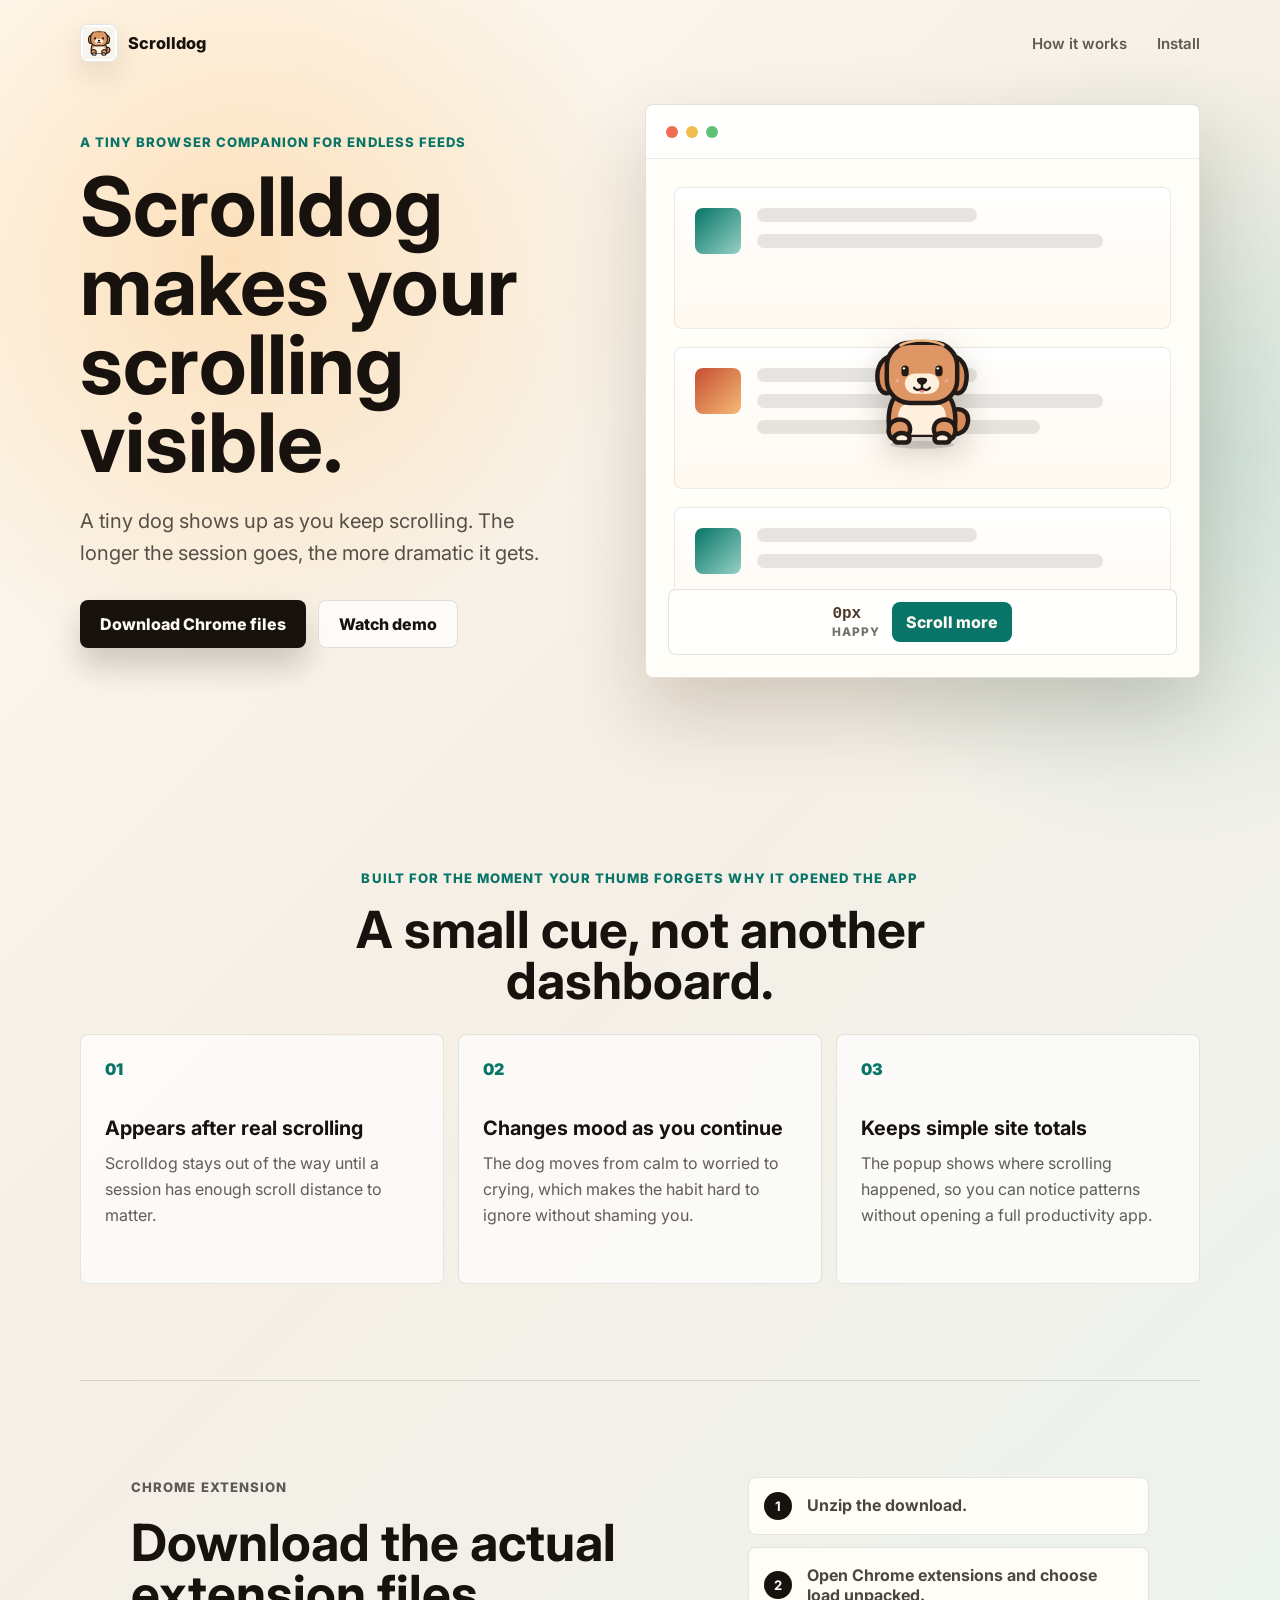
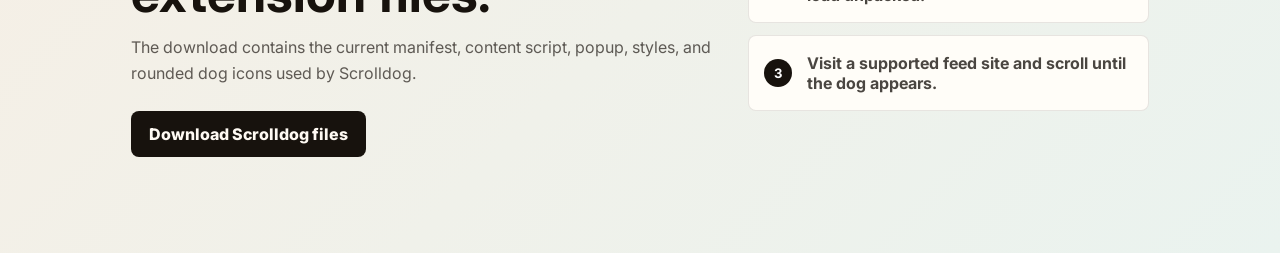
<file: index.html>
<!DOCTYPE html>
<html lang="en">
<head>
  <meta charset="utf-8">
  <meta name="viewport" content="width=device-width, initial-scale=1">
  <meta name="description" content="Scrolldog is a browser extension that turns endless scrolling into a visible habit cue.">
  <title>Scrolldog</title>
  <link rel="icon" href="icons/icon32.png" sizes="32x32">
  <link rel="preconnect" href="https://fonts.googleapis.com">
  <link rel="preconnect" href="https://fonts.gstatic.com" crossorigin>
  <link href="https://fonts.googleapis.com/css2?family=Inter:wght@400;500;600;700;800&display=swap" rel="stylesheet">
  <link rel="stylesheet" href="styles.css">
</head>
<body>
  <main>
    <section class="hero" aria-labelledby="heroTitle">
      <nav class="nav" aria-label="Primary">
        <a class="mark" href="#top" aria-label="Scrolldog home">
          <span class="markIcon" aria-hidden="true">
            <img src="icons/icon128.png" alt="">
          </span>
          <span>Scrolldog</span>
        </a>
        <div class="navLinks">
          <a href="#how">How it works</a>
          <a href="#install">Install</a>
        </div>
      </nav>

      <div class="heroGrid">
        <div class="heroCopy">
          <p class="eyebrow">A tiny browser companion for endless feeds</p>
          <h1 id="heroTitle">Scrolldog makes your scrolling visible.</h1>
          <p class="lede">A tiny dog shows up as you keep scrolling. The longer the session goes, the more dramatic it gets.</p>
          <div class="heroActions">
            <a class="primaryBtn" href="scrolldog.zip" download>Download Chrome files</a>
            <a class="secondaryBtn" href="#demo">Watch demo</a>
          </div>
        </div>

        <div class="productStage" id="demo" aria-label="Scrolldog product demo">
          <div class="browserMock">
            <div class="browserTop">
              <span></span>
              <span></span>
              <span></span>
            </div>
            <div class="feed">
              <article>
                <div class="avatar"></div>
                <div>
                  <p></p>
                  <p></p>
                </div>
              </article>
              <article>
                <div class="avatar small"></div>
                <div>
                  <p></p>
                  <p></p>
                  <p></p>
                </div>
              </article>
              <article>
                <div class="avatar"></div>
                <div>
                  <p></p>
                  <p></p>
                </div>
              </article>
            </div>
            <div class="scrollPanel">
              <div class="demoReadout">
                <span id="scrollNumber">0px</span>
                <span id="dogMood">happy</span>
              </div>
              <button class="demoBtn" id="scrollBtn" type="button">Scroll more</button>
            </div>
            <div class="dogWidget" id="dogWidget" role="img" aria-label="Scroll Dog is happy"></div>
          </div>
        </div>
      </div>
    </section>

    <section class="section how" id="how" aria-labelledby="howTitle">
      <div class="sectionHead">
        <p class="eyebrow">Built for the moment your thumb forgets why it opened the app</p>
        <h2 id="howTitle">A small cue, not another dashboard.</h2>
      </div>
      <div class="featureGrid">
        <article>
          <span>01</span>
          <h3>Appears after real scrolling</h3>
          <p>Scrolldog stays out of the way until a session has enough scroll distance to matter.</p>
        </article>
        <article>
          <span>02</span>
          <h3>Changes mood as you continue</h3>
          <p>The dog moves from calm to worried to crying, which makes the habit hard to ignore without shaming you.</p>
        </article>
        <article>
          <span>03</span>
          <h3>Keeps simple site totals</h3>
          <p>The popup shows where scrolling happened, so you can notice patterns without opening a full productivity app.</p>
        </article>
      </div>
    </section>

    <section class="section install" id="install" aria-labelledby="installTitle">
      <div>
        <p class="eyebrow">Chrome extension</p>
        <h2 id="installTitle">Download the actual extension files.</h2>
        <p>The download contains the current manifest, content script, popup, styles, and rounded dog icons used by Scrolldog.</p>
        <a class="inlineDownload" href="scrolldog.zip" download>Download Scrolldog files</a>
      </div>
      <ol class="steps">
        <li>Unzip the download.</li>
        <li>Open Chrome extensions and choose load unpacked.</li>
        <li>Visit a supported feed site and scroll until the dog appears.</li>
      </ol>
    </section>
  </main>

  <script src="dog_art.js"></script>
  <script src="site.js"></script>
</body>
</html>
</file>
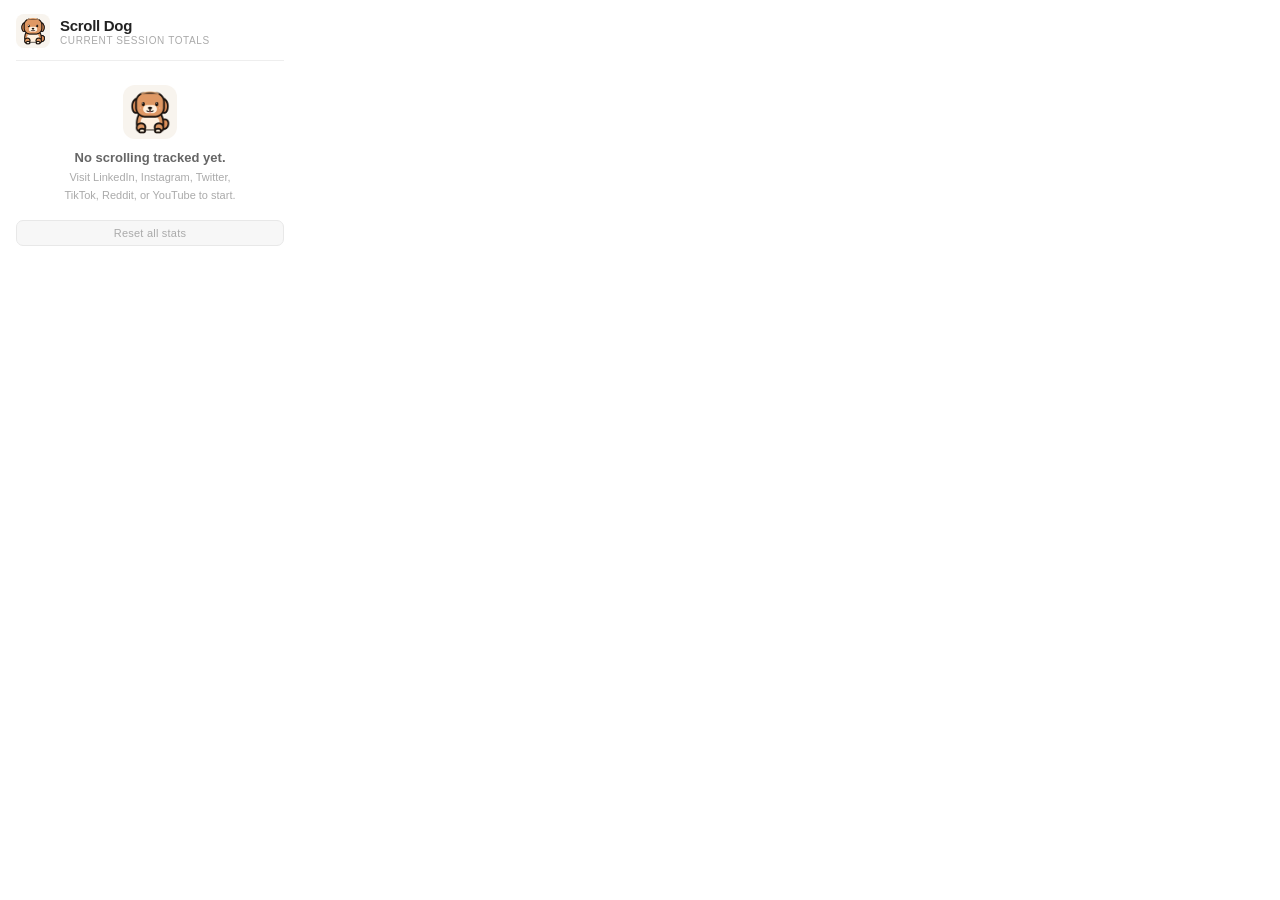
<file: popup.html>
<!DOCTYPE html>
<html lang="en">
<head>
  <meta charset="utf-8">
  <meta name="viewport" content="width=device-width, initial-scale=1">
  <title>Scroll Dog</title>
  <link rel="stylesheet" href="popup.css">
</head>
<body>
  <div class="popup">

    <div class="header">
      <img class="header-dog" src="icons/icon128.png" alt="">
      <div>
        <div class="title">Scroll Dog</div>
        <div class="subtitle">current session totals</div>
      </div>
    </div>

    <div id="stats" class="stats">
      <div class="loading">loading…</div>
    </div>

    <button id="reset-btn" class="reset-btn">Reset all stats</button>

  </div>
  <script src="popup.js"></script>
</body>
</html>
</file>
<file: styles.css>
:root {
  color: #17120d;
  background: #f8f4ed;
  font-family: Inter, ui-sans-serif, system-ui, sans-serif;
  font-size: 16px;
}

* {
  box-sizing: border-box;
}

html {
  scroll-behavior: smooth;
}

body {
  margin: 0;
  color: #17120d;
  background:
    radial-gradient(circle at 18% 14%, rgba(252, 197, 125, 0.45), transparent 26rem),
    radial-gradient(circle at 90% 24%, rgba(117, 190, 178, 0.34), transparent 25rem),
    linear-gradient(135deg, #fffaf1 0%, #f6efe5 44%, #eaf3ef 100%);
}

a {
  color: inherit;
  text-decoration: none;
}

button {
  font: inherit;
}

.hero {
  min-height: 86vh;
  padding: 24px clamp(18px, 4vw, 56px) 34px;
}

.nav {
  width: min(1120px, 100%);
  margin: 0 auto 42px;
  display: flex;
  align-items: center;
  justify-content: space-between;
  gap: 18px;
}

.mark {
  display: inline-flex;
  align-items: center;
  gap: 10px;
  font-weight: 800;
  font-size: 1.02rem;
  letter-spacing: 0;
}

.markIcon {
  width: 38px;
  height: 38px;
  display: grid;
  place-items: center;
  background: #fff;
  border: 1px solid rgba(23, 18, 13, 0.1);
  border-radius: 8px;
  box-shadow: 0 12px 28px rgba(72, 45, 20, 0.12);
}

.markIcon img {
  width: 32px;
  height: 32px;
  display: block;
}

.navLinks {
  display: flex;
  align-items: center;
  gap: clamp(14px, 3vw, 30px);
  color: rgba(23, 18, 13, 0.68);
  font-size: 0.94rem;
  font-weight: 600;
}

.heroGrid {
  width: min(1120px, 100%);
  margin: 0 auto;
  display: grid;
  grid-template-columns: minmax(0, 0.94fr) minmax(360px, 1.06fr);
  gap: clamp(32px, 6vw, 72px);
  align-items: center;
}

.heroCopy {
  max-width: 590px;
}

.eyebrow {
  margin: 0 0 18px;
  color: #087568;
  font-size: 0.82rem;
  font-weight: 800;
  letter-spacing: 0.08em;
  text-transform: uppercase;
}

h1,
h2,
h3,
p {
  margin-top: 0;
}

h1 {
  margin-bottom: 22px;
  font-size: clamp(3rem, 6.4vw, 5.4rem);
  line-height: 0.96;
  letter-spacing: 0;
  max-width: 820px;
}

.lede {
  max-width: 560px;
  margin-bottom: 30px;
  color: rgba(23, 18, 13, 0.72);
  font-size: clamp(1.08rem, 2vw, 1.26rem);
  line-height: 1.6;
}

.heroActions {
  display: flex;
  flex-wrap: wrap;
  gap: 12px;
}

.primaryBtn,
.secondaryBtn {
  min-height: 48px;
  display: inline-flex;
  align-items: center;
  justify-content: center;
  border-radius: 8px;
  padding: 0 20px;
  font-weight: 800;
  transition: transform 160ms ease, box-shadow 160ms ease, background 160ms ease;
}

.primaryBtn {
  color: #fffaf3;
  background: #17120d;
  box-shadow: 0 18px 32px rgba(23, 18, 13, 0.2);
}

.secondaryBtn {
  color: #17120d;
  background: rgba(255, 255, 255, 0.74);
  border: 1px solid rgba(23, 18, 13, 0.12);
}

.primaryBtn:hover,
.secondaryBtn:hover {
  transform: translateY(-2px);
}

.productStage {
  position: relative;
}

.browserMock {
  position: relative;
  overflow: hidden;
  min-height: 520px;
  border: 1px solid rgba(23, 18, 13, 0.12);
  border-radius: 8px;
  background: #fffdf8;
  box-shadow: 0 34px 80px rgba(58, 41, 22, 0.2);
}

.browserTop {
  height: 54px;
  display: flex;
  align-items: center;
  gap: 8px;
  padding: 0 20px;
  border-bottom: 1px solid rgba(23, 18, 13, 0.08);
  background: rgba(255, 255, 255, 0.86);
}

.browserTop span {
  width: 12px;
  height: 12px;
  border-radius: 50%;
  background: #f06d53;
}

.browserTop span:nth-child(2) {
  background: #efbd4d;
}

.browserTop span:nth-child(3) {
  background: #61c277;
}

.feed {
  display: grid;
  gap: 18px;
  padding: 28px;
  transform: translateY(0);
  transition: transform 460ms ease;
}

.feed article {
  min-height: 142px;
  display: grid;
  grid-template-columns: 46px 1fr;
  gap: 16px;
  padding: 20px;
  border: 1px solid rgba(23, 18, 13, 0.08);
  border-radius: 8px;
  background: linear-gradient(180deg, #fff 0%, #fff9ef 100%);
}

.avatar {
  width: 46px;
  height: 46px;
  border-radius: 8px;
  background: linear-gradient(135deg, #087568, #95d0c5);
}

.avatar.small {
  background: linear-gradient(135deg, #c44e31, #f7ba76);
}

.feed p {
  height: 14px;
  margin: 0 0 12px;
  border-radius: 999px;
  background: rgba(23, 18, 13, 0.1);
}

.feed p:nth-child(1) {
  width: 56%;
}

.feed p:nth-child(2) {
  width: 88%;
}

.feed p:nth-child(3) {
  width: 72%;
}

.scrollPanel {
  position: absolute;
  left: 22px;
  bottom: 22px;
  width: calc(100% - 44px);
  display: flex;
  align-items: center;
  justify-content: center;
  gap: 12px;
  padding: 12px;
  border: 1px solid rgba(23, 18, 13, 0.12);
  border-radius: 8px;
  background: rgba(255, 255, 255, 0.88);
  backdrop-filter: blur(16px);
}

.demoReadout {
  display: grid;
  gap: 2px;
}

#scrollNumber {
  color: #4e3a2a;
  font-family: ui-monospace, SFMono-Regular, Menlo, monospace;
  font-size: 1rem;
  font-weight: 900;
}

#dogMood {
  color: rgba(23, 18, 13, 0.6);
  font-size: 0.74rem;
  font-weight: 800;
  letter-spacing: 0.08em;
  text-transform: uppercase;
}

.demoBtn {
  min-height: 40px;
  padding: 0 14px;
  color: #fffaf3;
  border: 0;
  border-radius: 8px;
  background: #087568;
  cursor: pointer;
  font-weight: 800;
}

.dogWidget {
  position: absolute;
  top: 50%;
  left: 50%;
  right: auto;
  display: grid;
  justify-items: center;
  transform: translate(-50%, -50%) scale(0.9);
  transform-origin: center center;
  transition: transform 460ms ease;
}

.dogSvg {
  width: 150px;
  height: 150px;
  overflow: visible;
  filter: drop-shadow(0 12px 18px rgba(57, 35, 16, 0.22));
}

.sdw-shadow {
  fill: rgba(0, 0, 0, 0.14);
}

.sdw-brow-l,
.sdw-brow-r,
.sdw-mouth-sad,
.sdw-tears {
  display: none;
}

.dogWidget.worried {
  transform: translate(-50%, -50%) scale(1);
}

.dogWidget.happy .sdw-tail {
  transform-box: fill-box;
  transform-origin: 0% 100%;
  animation: wag 500ms ease-in-out infinite alternate;
}

.dogWidget.sad {
  transform: translate(-50%, -50%) scale(1.08);
}

.dogWidget.crying {
  transform: translate(-50%, -50%) scale(1.16);
  animation: shake 480ms ease-in-out infinite;
}

.dogWidget.worried .sdw-brow-l,
.dogWidget.worried .sdw-brow-r,
.dogWidget.sad .sdw-brow-l,
.dogWidget.sad .sdw-brow-r,
.dogWidget.crying .sdw-brow-l,
.dogWidget.crying .sdw-brow-r,
.dogWidget.sad .sdw-tears,
.dogWidget.crying .sdw-tears,
.dogWidget.sad .sdw-mouth-sad,
.dogWidget.crying .sdw-mouth-sad {
  display: inline;
}

.dogWidget.sad .sdw-mouth-happy,
.dogWidget.crying .sdw-mouth-happy,
.dogWidget.sad .sdw-tongue,
.dogWidget.crying .sdw-tongue {
  display: none;
}

.dogWidget.sad .sdw-tear-a,
.dogWidget.sad .sdw-tear-b,
.dogWidget.sad .sdw-tear-c,
.dogWidget.sad .sdw-tear-d,
.dogWidget.crying .sdw-tear-a,
.dogWidget.crying .sdw-tear-b,
.dogWidget.crying .sdw-tear-c,
.dogWidget.crying .sdw-tear-d {
  animation: drip 1300ms ease-in infinite;
}

.dogWidget.crying .sdw-tear-a,
.dogWidget.crying .sdw-tear-b,
.dogWidget.crying .sdw-tear-c,
.dogWidget.crying .sdw-tear-d {
  animation-duration: 760ms;
}

.sdw-tear-b {
  animation-delay: 120ms;
}

.sdw-tear-c {
  animation-delay: 340ms;
}

.sdw-tear-d {
  animation-delay: 520ms;
}

.section {
  padding: clamp(58px, 8vw, 96px) clamp(18px, 4vw, 56px);
}

.sectionHead,
.featureGrid,
.install {
  width: min(1120px, 100%);
  margin-inline: auto;
}

.sectionHead {
  max-width: 760px;
  margin-bottom: 28px;
  margin-left: auto;
  margin-right: auto;
  text-align: center;
}

h2 {
  margin-bottom: 16px;
  font-size: clamp(2rem, 4vw, 4rem);
  line-height: 1;
  letter-spacing: 0;
}

.featureGrid {
  display: grid;
  grid-template-columns: repeat(3, minmax(0, 1fr));
  gap: 14px;
}

.featureGrid article {
  min-height: 250px;
  padding: 24px;
  border: 1px solid rgba(23, 18, 13, 0.1);
  border-radius: 8px;
  background: rgba(255, 255, 255, 0.68);
}

.featureGrid span {
  display: block;
  margin-bottom: 38px;
  color: #087568;
  font-weight: 900;
}

h3 {
  margin-bottom: 10px;
  font-size: 1.24rem;
  line-height: 1.18;
}

.featureGrid p,
.install p {
  color: rgba(23, 18, 13, 0.68);
  line-height: 1.62;
}

.install {
  display: grid;
  grid-template-columns: minmax(0, 0.95fr) minmax(300px, 0.65fr);
  gap: 32px;
  align-items: start;
  border-top: 1px solid rgba(23, 18, 13, 0.12);
}

.inlineDownload {
  min-height: 46px;
  display: inline-flex;
  align-items: center;
  justify-content: center;
  margin-top: 8px;
  padding: 0 18px;
  border-radius: 8px;
  color: #fffaf3;
  background: #17120d;
  font-weight: 800;
}

.steps {
  margin: 0;
  padding: 0;
  list-style: none;
  counter-reset: step;
  display: grid;
  gap: 12px;
}

.steps li {
  position: relative;
  min-height: 58px;
  padding: 17px 18px 17px 58px;
  border: 1px solid rgba(23, 18, 13, 0.1);
  border-radius: 8px;
  background: #fffdf8;
  color: rgba(23, 18, 13, 0.78);
  font-weight: 700;
}

.steps li::before {
  counter-increment: step;
  content: counter(step);
  position: absolute;
  left: 15px;
  top: 50%;
  width: 28px;
  height: 28px;
  display: grid;
  place-items: center;
  transform: translateY(-50%);
  border-radius: 50%;
  color: #fff;
  background: #17120d;
  font-size: 0.82rem;
}

@keyframes wag {
  from {
    transform: translate(0, 0);
  }
  to {
    transform: translate(4px, -4px);
  }
}

@keyframes drip {
  0% {
    opacity: 0.95;
    transform: translateY(0);
  }
  100% {
    opacity: 0;
    transform: translateY(24px);
  }
}

@keyframes shake {
  0%,
  100% {
    translate: 0 0;
  }
  35% {
    translate: 3px -4px;
  }
  70% {
    translate: -4px 2px;
  }
}

@media (prefers-reduced-motion: reduce) {
  .dogWidget,
  .dogWidget .sdw-tail,
  .dogWidget .sdw-tears > * {
    animation: none;
    transition: none;
  }
}

@media (max-width: 880px) {
  .hero {
    min-height: auto;
  }

  .nav {
    margin-bottom: 38px;
  }

  .heroGrid,
  .install {
    grid-template-columns: 1fr;
  }

  .browserMock {
    min-height: 500px;
  }

  .featureGrid {
    grid-template-columns: 1fr;
  }

  .featureGrid article {
    min-height: 210px;
  }
}

@media (max-width: 560px) {
  .hero {
    padding-bottom: 14px;
  }

  .nav {
    align-items: flex-start;
    flex-direction: column;
    margin-bottom: 28px;
  }

  h1 {
    margin-bottom: 16px;
    font-size: 2.84rem;
    line-height: 0.98;
  }

  .lede {
    margin-bottom: 20px;
    font-size: 1rem;
    line-height: 1.5;
  }

  .heroGrid {
    gap: 22px;
  }

  .heroActions {
    display: grid;
    gap: 10px;
  }

  .primaryBtn,
  .secondaryBtn {
    width: 100%;
  }

  .browserMock {
    min-height: 260px;
  }

  .feed {
    gap: 10px;
    padding: 12px;
  }

  .feed article {
    min-height: 74px;
    grid-template-columns: 34px 1fr;
    gap: 10px;
    padding: 12px;
  }

  .feed article:nth-child(3) {
    display: none;
  }

  .avatar {
    width: 34px;
    height: 34px;
  }

  .feed p {
    height: 10px;
    margin-bottom: 9px;
  }

  .browserTop {
    height: 38px;
    padding: 0 14px;
  }

  .scrollPanel {
    left: 12px;
    bottom: 12px;
    width: calc(100% - 24px);
    padding: 8px;
  }

  .demoReadout {
    gap: 1px;
  }

  #scrollNumber {
    font-size: 0.94rem;
  }

  #dogMood {
    font-size: 0.66rem;
  }

  .dogSvg {
    width: 108px;
    height: 108px;
  }

  .dogWidget {
    top: 42%;
    left: 50%;
    right: auto;
  }

  .demoBtn {
    min-height: 36px;
    padding: 0 12px;
  }
}
</file>
<file: popup.css>
* { margin: 0; padding: 0; box-sizing: border-box; }

body {
  font-family: -apple-system, BlinkMacSystemFont, 'Segoe UI', Roboto, sans-serif;
  font-size: 13px;
  background: #fff;
  color: #222;
  min-width: 250px;
  max-width: 300px;
}

.popup { padding: 14px 16px 12px; }

.header {
  display: flex;
  align-items: center;
  gap: 10px;
  padding-bottom: 12px;
  margin-bottom: 10px;
  border-bottom: 1px solid #eee;
}

.header-dog {
  width: 34px;
  height: 34px;
  border-radius: 8px;
}

.title {
  font-size: 15px;
  font-weight: 700;
  letter-spacing: -0.02em;
}

.subtitle {
  font-size: 10px;
  color: #aaa;
  text-transform: uppercase;
  letter-spacing: 0.06em;
  margin-top: 1px;
}

.stats {
  min-height: 44px;
  margin-bottom: 10px;
}

.row {
  display: flex;
  align-items: center;
  gap: 6px;
  padding: 6px 0;
  border-bottom: 1px solid #f3f3f3;
}
.row:last-child { border-bottom: none; }

.host {
  flex: 1;
  font-size: 12px;
  color: #333;
  overflow: hidden;
  text-overflow: ellipsis;
  white-space: nowrap;
}

.scroll-val {
  font-family: 'Courier New', Courier, monospace;
  font-size: 12px;
  font-weight: 700;
  min-width: 48px;
  text-align: right;
}
.scroll-val.ok   { color: #22a94d; }
.scroll-val.warn { color: #f59e0b; }
.scroll-val.sad  { color: #ef6c00; }
.scroll-val.cry  { color: #e53935; }

.mood {
  min-width: 42px;
  padding: 3px 5px;
  border-radius: 999px;
  background: #f8f4ed;
  color: #67584d;
  font-size: 8px;
  font-weight: 700;
  text-align: center;
  text-transform: uppercase;
  letter-spacing: 0.03em;
}

.mood.warn { background: #fff4d9; color: #90620a; }
.mood.sad { background: #ffead9; color: #9d4c13; }
.mood.cry { background: #ffe2df; color: #a7362c; }

.empty {
  text-align: center;
  padding: 14px 8px 6px;
  color: #666;
}
.empty-icon {
  width: 54px;
  height: 54px;
  margin-bottom: 8px;
  border-radius: 12px;
}
.empty-msg  { font-size: 13px; font-weight: 600; margin-bottom: 4px; }
.empty-sub  { font-size: 11px; color: #aaa; line-height: 1.6; }

.loading { color: #ccc; padding: 10px 0; text-align: center; font-size: 11px; }

.reset-btn {
  width: 100%;
  padding: 6px 0;
  font-size: 11px;
  color: #aaa;
  background: #f7f7f7;
  border: 1px solid #e8e8e8;
  border-radius: 7px;
  cursor: pointer;
  transition: background 0.15s, color 0.15s;
  letter-spacing: 0.02em;
}
.reset-btn:hover {
  background: #eee;
  color: #555;
}
</file>
